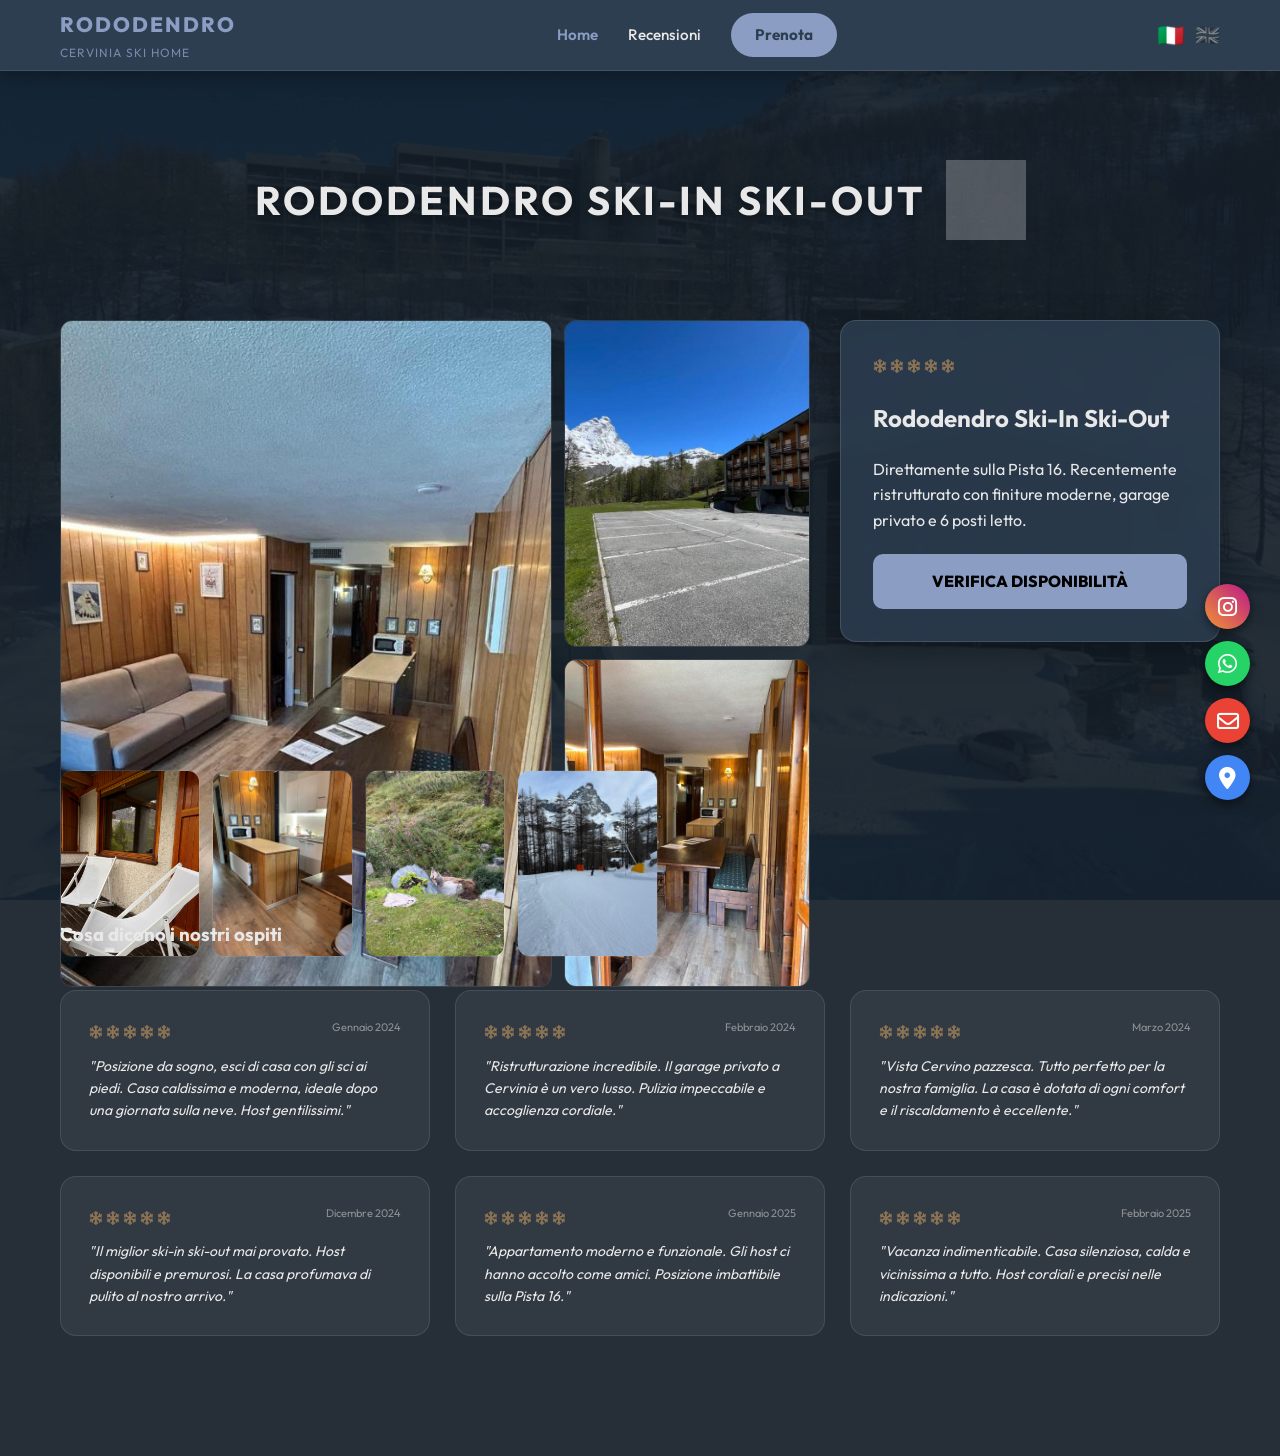
<file: index.html>
<!DOCTYPE html>
<html lang="it">
<head>
    <title>Rododendro Ski-In Ski-Out | Cervinia Appartamento Vacanze</title>
    <meta charset="UTF-8">
    <meta name="viewport" content="width=device-width, initial-scale=1">
    <meta name="description" content="Appartamento ski-in ski-out a Cervinia, direttamente sulla Pista 16. Recentemente ristrutturato con finiture moderne, garage privato e 6 posti letto. Prenota ora la tua vacanza sulle piste del Cervino.">
    <meta name="keywords" content="Cervinia, appartamento vacanze, ski-in ski-out, Pista 16, Cervino, affitto breve, garage privato">
    <meta property="og:title" content="Rododendro Ski-In Ski-Out | Cervinia">
    <meta property="og:description" content="Appartamento ski-in ski-out a Cervinia, direttamente sulla Pista 16. Garage privato e 6 posti letto.">
    <meta property="og:image" content="https://cervinia-ski-house.vercel.app/foto1.webp">
    <meta property="og:url" content="https://cervinia-ski-house.vercel.app">
    <meta property="og:type" content="website">
    <meta name="twitter:card" content="summary_large_image">
    <link rel="canonical" href="https://cervinia-ski-house.vercel.app">
    <link href="https://fonts.googleapis.com/css2?family=Outfit:wght@300;400;600;800&display=swap" rel="stylesheet">
    <link rel="stylesheet" href="https://cdnjs.cloudflare.com/ajax/libs/font-awesome/6.0.0/css/all.min.css">
    <link rel="stylesheet" href="style.css">
</head>
<body>

<nav class="main-nav">
    <div class="nav-container">
        <a href="index.html" class="nav-logo">
            <span class="nav-logo-main">RODODENDRO</span>
            <span class="nav-logo-sub">Cervinia Ski Home</span>
        </a>
        <div class="nav-menu">
            <a href="index.html" class="nav-link active">Home</a>
            <a href="#recensioni" class="nav-link">Recensioni</a>
            <a href="recap.html" class="nav-link nav-cta">Prenota</a>
        </div>
        <div class="nav-lang">
            <span id="lang-it" onclick="setLanguage('it')">🇮🇹</span>
            <span id="lang-en" onclick="setLanguage('en')">🇬🇧</span>
        </div>
    </div>
</nav>

<div class="social-stack">
    <a href="https://www.instagram.com/cervinia_ski_house/" class="social-link ig" target="_blank" rel="noopener noreferrer">
        <i class="fab fa-instagram"></i>
    </a>
    <a href="https://wa.me/393479612836" class="social-link wa" target="_blank" rel="noopener noreferrer">
        <i class="fab fa-whatsapp"></i>
    </a>
    <a href="mailto:airpulizie@gmail.com" class="social-link mail">
        <i class="far fa-envelope"></i>
    </a>
    <a href="https://www.google.com/maps/search/?api=1&query=Rododendro+Ski+In+Ski+Out+Cervinia" class="social-link maps" target="_blank" rel="noopener noreferrer">
        <i class="fas fa-map-marker-alt"></i>
    </a>
</div>

<div class="main-wrapper">
 

<!-- ... (Lingue e Social uguali) ... -->

<header class="site-header">
    <h1>RODODENDRO SKI-IN SKI-OUT</h1>
    <img src="sfondo_nero.webp" class="header-logo-inline">
</header>

<!-- ... (Resto della pagina uguale) ... -->
    
    
    <div class="container">
        <div class="booking-grid">
            <div class="visual-section">
                <div class="top-gallery">
                    <div class="main-img" onclick="openLightbox(0)"><img src="foto1.webp"></div>
                    <div class="side-imgs">
                        <img src="foto2.webp" onclick="openLightbox(1)">
                        <img src="foto3.webp" onclick="openLightbox(2)">
                    </div>
                </div>
                <div class="thumb-row">
                    <img src="foto4.webp" onclick="openLightbox(3)">
                    <img src="foto5.webp" onclick="openLightbox(4)">
                    <img src="foto6.webp" onclick="openLightbox(5)">
                    <img src="foto7.webp" onclick="openLightbox(6)">
                </div>
            </div>

            <aside class="material-card">
                <div style="margin-bottom:10px;">
                    <i class="fas fa-snowflake snowflake-gold"></i><i class="fas fa-snowflake snowflake-gold"></i><i class="fas fa-snowflake snowflake-gold"></i><i class="fas fa-snowflake snowflake-gold"></i><i class="fas fa-snowflake snowflake-gold"></i>
                </div>
                <h2>Rododendro Ski-In Ski-Out</h2>
                <p class="lang-txt" data-it="Direttamente sulla Pista 16. Recentemente ristrutturato con finiture moderne, garage privato e 6 posti letto." data-en="Directly on Slope 16. Recently renovated with modern finishes, private garage, and 6 beds.">Direttamente sulla Pista 16...</p>
                <a href="recap.html" style="display:block; background:var(--accent); color:black; text-align:center; padding:15px; border-radius:10px; font-weight:800; text-decoration:none; margin-top:20px;">VERIFICA DISPONIBILITÀ</a>
            </aside>
        </div>

        <section id="recensioni" style="margin-top: 50px;">
            <h3 class="lang-txt" data-it="Cosa dicono i nostri ospiti" data-en="Guest Reviews">Recensioni</h3>
            <div id="reviews-grid" class="reviews-container"></div>
        </section>
    </div>
</div>

<div id="lightbox" style="display:none;">
    <button class="lb-close" onclick="closeLightbox()">✕</button>
    <button class="lb-prev" onclick="prevPhoto()">❮</button>
    <img id="lbImg" onclick="closeLightbox()">
    <button class="lb-next" onclick="nextPhoto()">❯</button>
</div>

<script src="config.js"></script>
<script src="script.js"></script>
</body>
</html>
</file>
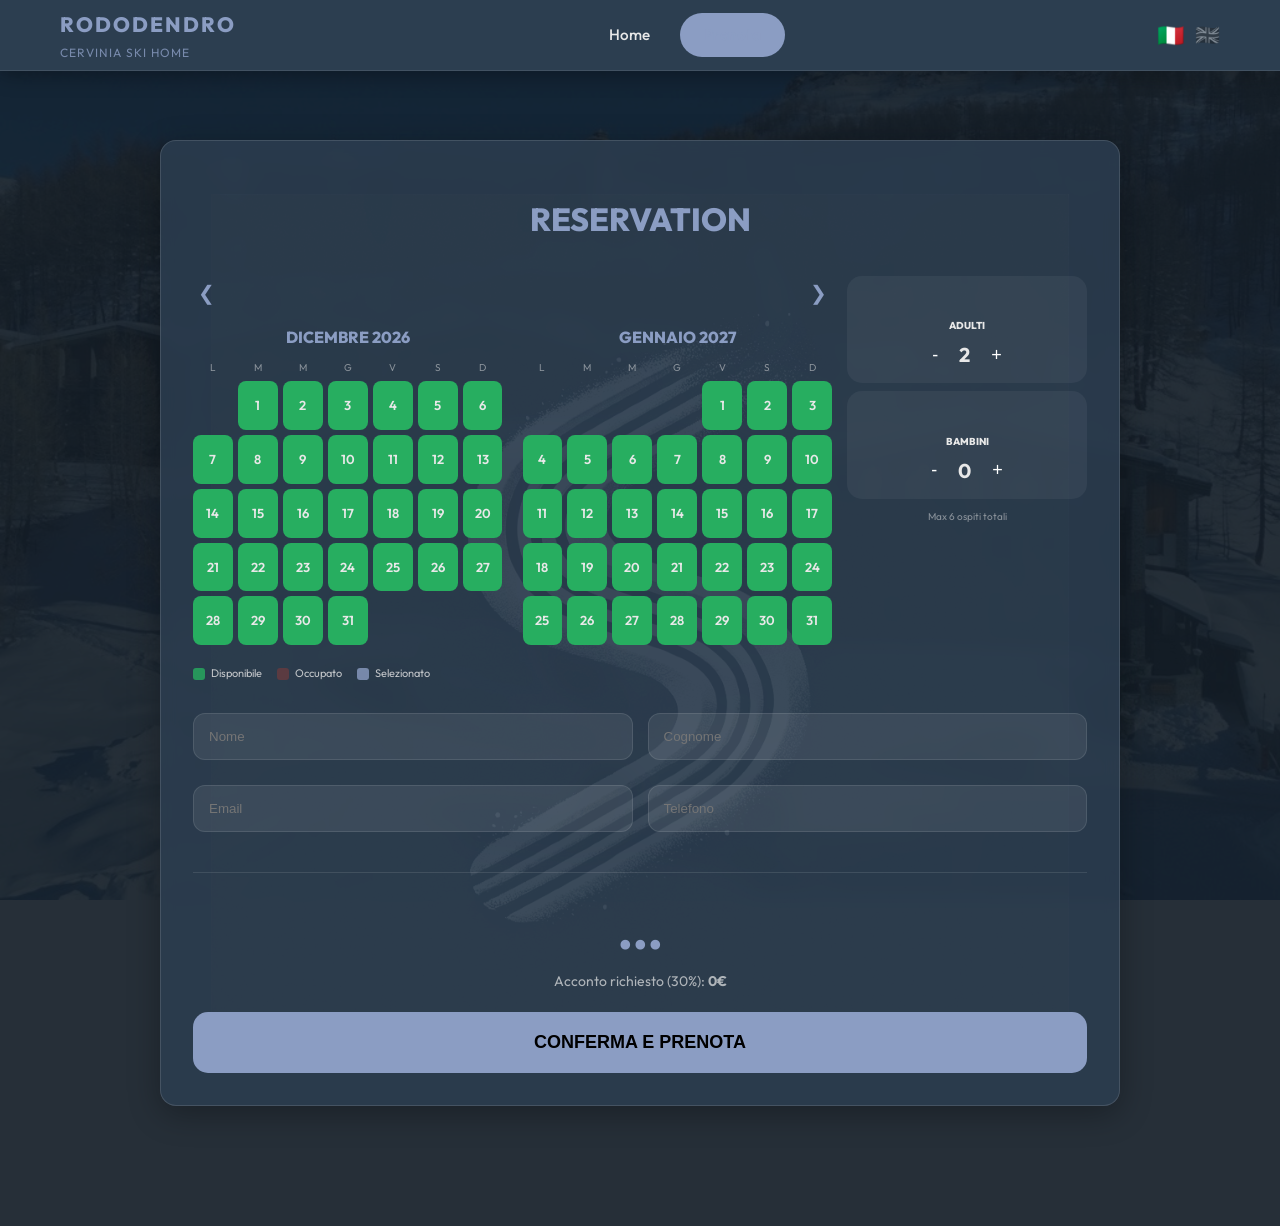
<file: recap.html>
<!DOCTYPE html>
<html lang="it">
<head>
    <title>Prenota - Rododendro Ski-In Ski-Out | Cervinia</title>
    <meta charset="UTF-8">
    <meta name="viewport" content="width=device-width, initial-scale=1">
    <meta name="description" content="Prenota il tuo soggiorno a Cervinia. Appartamento ski-in ski-out sulla Pista 16 con garage privato e 6 posti letto.">
    <meta name="keywords" content="Cervinia, prenotazione, ski-in ski-out, Pista 16, appartamento vacanze">
    <meta property="og:title" content="Prenota - Rododendro Ski-In Ski-Out">
    <meta property="og:description" content="Prenota il tuo soggiorno a Cervinia. Appartamento ski-in ski-out sulla Pista 16.">
    <meta property="og:image" content="https://cervinia-ski-house.vercel.app/foto1.webp">
    <meta property="og:url" content="https://cervinia-ski-house.vercel.app/recap.html">
    <meta property="og:type" content="website">
    <link rel="canonical" href="https://cervinia-ski-house.vercel.app/recap.html">
    <link href="https://fonts.googleapis.com/css2?family=Outfit:wght@400;800&display=swap" rel="stylesheet">
    <link rel="stylesheet" href="https://cdnjs.cloudflare.com/ajax/libs/font-awesome/6.0.0/css/all.min.css">
    <link rel="stylesheet" href="style.css">
</head>
<body>

<nav class="main-nav">
    <div class="nav-container">
        <a href="index.html" class="nav-logo">
            <span class="nav-logo-main">RODODENDRO</span>
            <span class="nav-logo-sub">Cervinia Ski Home</span>
        </a>
        <div class="nav-menu">
            <a href="index.html" class="nav-link">Home</a>
            <a href="recap.html" class="nav-link active nav-cta">Prenota</a>
        </div>
        <div class="nav-lang">
            <span id="lang-it" onclick="setLanguage('it')">🇮🇹</span>
            <span id="lang-en" onclick="setLanguage('en')">🇬🇧</span>
        </div>
    </div>
</nav>

<div class="main-wrapper">
    <div class="container" style="max-width:1000px;">
        
        <div class="material-card" style="margin-top: 30px;">
            <!-- LOGO IN FILIGRANA (Sfondo della box) -->
            <img src="sfondo_nero.webp" class="card-bg-logo">

            <h1 style="text-align:center; color:var(--accent); margin-bottom:30px; font-weight:800; position:relative; z-index:1;">RESERVATION</h1>
            
            <div class="recap-main-grid">
                <!-- SINISTRA: CALENDARIO -->
                <div class="cal-section">
                    <div style="display:flex; justify-content:space-between; align-items:center; margin-bottom:15px;">
                        <button onclick="shiftMonth(-1)" style="background:none; border:none; color:var(--accent); cursor:pointer; font-size:20px; padding:5px;">❮</button>
                        <button onclick="shiftMonth(1)" style="background:none; border:none; color:var(--accent); cursor:pointer; font-size:20px; padding:5px;">❯</button>
                    </div>
                    <!-- Il calendario viene iniettato qui dallo script -->
                    <div id="calendar-render" style="display:grid; grid-template-columns: 1fr 1fr; gap:20px;"></div>
                    
                    <!-- LEGENDA -->
                    <div style="margin-top:20px; display:flex; gap:15px; flex-wrap:wrap; font-size:11px; opacity:0.8;">
                        <div style="display:flex; align-items:center; gap:6px;">
                            <div style="width:12px; height:12px; background:#27ae60; border-radius:3px;"></div>
                            <span class="lang-txt" data-it="Disponibile" data-en="Available">Disponibile</span>
                        </div>
                        <div style="display:flex; align-items:center; gap:6px;">
                            <div style="width:12px; height:12px; background:#c0392b; border-radius:3px; opacity:0.4;"></div>
                            <span class="lang-txt" data-it="Occupato" data-en="Booked">Occupato</span>
                        </div>
                        <div style="display:flex; align-items:center; gap:6px;">
                            <div style="width:12px; height:12px; background:var(--accent); border-radius:3px;"></div>
                            <span class="lang-txt" data-it="Selezionato" data-en="Selected">Selezionato</span>
                        </div>
                    </div>
                </div>

                <!-- DESTRA: OSPITI -->
                <aside>
                    <div class="skier-ctrl">
                        <i class="fas fa-skier" style="color:var(--accent); font-size:24px;"></i>
                        <div style="font-size:10px; margin:5px 0; font-weight:800;">ADULTI</div>
                        <div style="display:flex; justify-content:center; align-items:center; gap:15px;">
                            <button onclick="setGuests('ad', -1)" style="background:none; border:none; color:white; cursor:pointer; font-size:18px;">-</button>
                            <b id="valAd" style="font-size:20px;">2</b>
                            <button onclick="setGuests('ad', 1)" style="background:none; border:none; color:white; cursor:pointer; font-size:18px;">+</button>
                        </div>
                    </div>
                    <div class="skier-ctrl">
                        <i class="fas fa-skier" style="color:var(--accent); font-size:18px;"></i>
                        <div style="font-size:10px; margin:5px 0; font-weight:800;">BAMBINI</div>
                        <div style="display:flex; justify-content:center; align-items:center; gap:15px;">
                            <button onclick="setGuests('ch', -1)" style="background:none; border:none; color:white; cursor:pointer; font-size:18px;">-</button>
                            <b id="valCh" style="font-size:20px;">0</b>
                            <button onclick="setGuests('ch', 1)" style="background:none; border:none; color:white; cursor:pointer; font-size:18px;">+</button>
                        </div>
                    </div>
                    <div style="font-size:10px; text-align:center; opacity:0.5; margin-top:10px;">Max 6 ospiti totali</div>
                </aside>
            </div>

            <!-- DATI OSPITE -->
            <div style="display:grid; grid-template-columns: 1fr 1fr; gap:15px; margin-top:30px; position:relative; z-index:1;">
                <input type="text" id="fName" class="input-f-recap" placeholder="Nome" required>
                <input type="text" id="fSurname" class="input-f-recap" placeholder="Cognome" required>
                <input type="email" id="fEmail" class="input-f-recap" placeholder="Email" required>
                <input type="tel" id="fPhone" class="input-f-recap" placeholder="Telefono" required>
            </div>

            <!-- PREZZO E TASTO INVIO -->
            <div style="text-align:center; margin-top:30px; border-top:1px solid rgba(255,255,255,0.1); padding-top:20px; position:relative; z-index:1;">
                <div id="oldPrice" style="text-decoration:line-through; opacity:0.4; font-size:18px;"></div>
                <div id="totalPrice" style="font-size:48px; color:var(--accent); font-weight:800;">...</div>
                <div style="font-size:14px; opacity:0.7;">Acconto richiesto (30%): <b id="depositTxt">0€</b></div>
                <button id="mainConfirmBtn" onclick="confirmBooking()" style="width:100%; background:var(--accent); color:black; border:none; padding:20px; border-radius:15px; font-weight:800; cursor:pointer; margin-top:20px; font-size:18px;">CONFERMA E PRENOTA</button>
            </div>
        </div>
    </div>
</div>

<!-- SCRIPTS -->
<script src="config.js"></script>
<script src="script.js"></script>
</body>
</html>
</file>
<file: style.css>
:root { 
    --accent: #8B9DC3; 
    --accent-dark: #5A6B8C; 
    --wood: #8B7355; 
    --slate: #2C3E50; 
    --snow: #E8E8E8; 
    --bg-card: rgba(44, 62, 80, 0.85); 
    --bg-overlay: rgba(20, 30, 40, 0.92); 
}

* { box-sizing: border-box; }

body { 
    font-family: 'Outfit', sans-serif; 
    margin: 0; 
    background: url("sfondo_rododendro.webp") no-repeat center center fixed; 
    background-size: cover; 
    color: var(--snow); 
    overflow-x: hidden; 
    line-height: 1.6;
}

.main-wrapper { 
    background-color: var(--bg-overlay); 
    min-height: 100vh; 
    padding-top: 90px;
    padding-bottom: 100px; 
    position: relative; 
}

.container { 
    max-width: 1200px; 
    margin: auto; 
    padding: 20px; 
}

/* --- NAVIGAZIONE --- */
.main-nav {
    position: fixed; top: 0; left: 0; right: 0;
    background: var(--slate);
    z-index: 3000;
    border-bottom: 1px solid rgba(255,255,255,0.1);
    box-shadow: 0 4px 20px rgba(0,0,0,0.3);
}

.nav-container {
    max-width: 1200px; margin: auto; padding: 0 20px;
    display: flex; align-items: center; justify-content: space-between;
    height: 70px;
}

.nav-logo {
    color: var(--accent); text-decoration: none; text-transform: uppercase;
    display: flex; flex-direction: column; align-items: flex-start;
}

.nav-logo-main {
    font-weight: 800; font-size: 1.3rem; letter-spacing: 2px;
}

.nav-logo-sub {
    font-weight: 400; font-size: 0.75rem; letter-spacing: 1px;
    opacity: 0.8; margin-top: 2px;
}

.nav-menu {
    display: flex; gap: 30px; align-items: center;
}

.nav-link {
    color: var(--snow); text-decoration: none;
    font-weight: 500; font-size: 0.95rem;
    transition: color 0.3s ease;
}

.nav-link:hover {
    color: var(--accent);
}

.nav-link.active {
    color: var(--accent); font-weight: 600;
}

.nav-cta {
    background: var(--accent); color: var(--slate);
    padding: 10px 24px; border-radius: 25px;
    font-weight: 700; transition: all 0.3s ease;
}

.nav-cta:hover {
    transform: translateY(-2px);
    box-shadow: 0 4px 12px rgba(139, 157, 195, 0.4);
}

.nav-lang {
    display: flex; gap: 12px;
}

.nav-lang span {
    cursor: pointer; font-size: 20px; opacity: 0.4;
    transition: 0.3s ease; filter: grayscale(100%);
}

.nav-lang span.active {
    opacity: 1; filter: grayscale(0%);
    transform: scale(1.1);
}

/* --- ELEMENTI FISSI (Social) --- */
.social-stack {
    position: fixed; bottom: 100px; right: 30px;
    display: flex; flex-direction: column; gap: 12px;
    z-index: 2000;
}

.social-link { 
    width: 45px; height: 45px; border-radius: 50%; 
    display: flex; align-items: center; justify-content: center; 
    color: white; font-size: 22px; text-decoration: none; 
    transition: 0.3s; box-shadow: 0 4px 10px rgba(0,0,0,0.5);
}

.social-link.ig { background: linear-gradient(45deg, #f09433 0%, #bc1888 100%); }
.social-link.wa { background: #25D366; }
.social-link.mail { background: #EA4335; }
.social-link.maps { background: #4285F4; }
.social-link:hover { transform: translateX(-5px); }

/* --- HEADER: TITOLO E LOGO CENTRATI --- */
.site-header { 
    padding: 70px 20px 40px; 
    display: flex; 
    flex-direction: row;     /* Mette titolo e logo sulla stessa riga */
    align-items: center;     /* Allineamento verticale perfetto */
    justify-content: center; /* Centratura orizzontale assoluta */
    gap: 20px;               /* Spazio tra testo e logo */
    width: 100%;             
    position: relative;
    text-align: center;
}

.site-header h1 { 
    margin: 0;
    font-weight: 700; 
    letter-spacing: 3px; 
    color: var(--snow);
    text-shadow: 0 2px 8px rgba(0,0,0,0.4);
    text-transform: uppercase;
    line-height: 1.1;
    font-size: clamp(1.5rem, 4vw, 2.5rem);
}

.header-logo-inline { 
    width: 80px;
    height: auto; 
    mix-blend-mode: screen;
    filter: brightness(0) invert(1) opacity(0.5); 
    opacity: 0.5;            
    pointer-events: none;
    transition: 0.3s ease-in-out;
}

/* Effetto al passaggio del mouse */
.site-header:hover .header-logo-inline {
    opacity: 0.7;
    filter: brightness(0) invert(1) opacity(0.7);
    transform: scale(1.05);
}

/* --- CARDS & FILIGRANA (OVERLAY) --- */
.material-card { 
    position: relative;
    background: var(--bg-card); 
    backdrop-filter: blur(8px); 
    border-radius: 16px; 
    border: 1px solid rgba(255,255,255,0.12); 
    padding: 32px; 
    overflow: hidden; 
    box-shadow: 0 8px 32px rgba(0,0,0,0.3);
}

.card-bg-logo {
    position: absolute;
    top: 50%; left: 50%;
    transform: translate(-50%, -50%);
    width: 100%; height: 100%;
    object-fit: contain; 
    opacity: 0.08; 
    z-index: 0;
    mix-blend-mode: screen; 
    pointer-events: none; 
    padding: 50px;
}

/* Assicura che il contenuto stia SOPRA il logo */
.material-card > *:not(.card-bg-logo) { 
    position: relative; 
    z-index: 1; 
}

/* --- LAYOUTS & GRIDS --- */
.booking-grid { 
    display: grid; grid-template-columns: 1fr 380px; gap: 30px; 
    margin-top: 20px; align-items: start; 
}

.top-gallery { display: grid; grid-template-columns: 2fr 1fr; gap: 12px; height: 450px; }
.main-img img, .side-imgs img, .thumb-row img { 
    width: 100%; height: 100%; object-fit: cover; 
    border-radius: 12px; cursor: pointer; border: 1px solid rgba(255,255,255,0.1); 
}

.side-imgs { display: grid; grid-template-rows: 1fr 1fr; gap: 12px; }
.thumb-row { display: grid; grid-template-columns: repeat(5, 1fr); gap: 12px; height: 100px; }

.recap-main-grid { display: grid; grid-template-columns: 1fr 240px; gap: 15px; margin-top: 15px; }

.skier-ctrl { 
    background: rgba(255,255,255,0.05); padding: 12px; border-radius: 15px; 
    text-align: center; margin-bottom: 8px; 
}

.input-f-recap { 
    width: 100%; background: rgba(255,255,255,0.08); border: 1px solid rgba(255,255,255,0.1); 
    padding: 15px; border-radius: 12px; color: white; margin-bottom: 10px;
}

/* --- CALENDARIO --- */
.cal-grid { display: grid; grid-template-columns: repeat(7, 1fr); gap: 5px; }
.cal-day { 
    padding: 14px 0; text-align: center; border-radius: 8px; 
    cursor: pointer; background: #27ae60; font-weight: 600; 
    font-size: 13px; color: var(--snow); 
    transition: all 0.2s ease;
}
.cal-day:hover:not(.booked) {
    background: #2ecc71;
    transform: scale(1.05);
}
.cal-day.booked { background: #c0392b; opacity: 0.4; cursor: not-allowed; text-decoration: line-through; }
.cal-day.selected { background: var(--accent) !important; color: var(--slate); font-weight: 700; }
.cal-day.range { background: rgba(139, 157, 195, 0.35); }

/* --- RECENSIONI --- */
.reviews-container { display: grid; grid-template-columns: repeat(auto-fill, minmax(320px, 1fr)); gap: 25px; margin-top: 40px; }
.rev-card { background: rgba(255,255,255,0.05); padding: 28px; border-radius: 16px; border: 1px solid rgba(255,255,255,0.1); transition: all 0.3s ease; }
.rev-card:hover {
    background: rgba(255,255,255,0.08);
    transform: translateY(-4px);
    box-shadow: 0 8px 24px rgba(0,0,0,0.3);
}
.snowflake-gold { color: var(--wood); font-size: 14px; margin-right: 3px; }

/* --- LIGHTBOX --- */
#lightbox { display: none; position: fixed; inset: 0; background: rgba(20, 30, 40, 0.98); z-index: 10000; align-items: center; justify-content: center; backdrop-filter: blur(4px); }
#lbImg { max-width: 85%; max-height: 85%; border-radius: 5px; cursor: pointer; }

.lb-close, .lb-prev, .lb-next {
    position: absolute;
    background: rgba(255,255,255,0.1);
    border: 1px solid rgba(255,255,255,0.2);
    color: white;
    width: 50px;
    height: 50px;
    border-radius: 50%;
    font-size: 24px;
    cursor: pointer;
    display: flex;
    align-items: center;
    justify-content: center;
    transition: all 0.3s ease;
    z-index: 10001;
}

.lb-close:hover, .lb-prev:hover, .lb-next:hover {
    background: var(--accent);
    color: var(--slate);
    transform: scale(1.1);
}

.lb-close { top: 20px; right: 20px; }
.lb-prev { left: 20px; top: 50%; transform: translateY(-50%); }
.lb-prev:hover { transform: translateY(-50%) scale(1.1); }
.lb-next { right: 20px; top: 50%; transform: translateY(-50%); }
.lb-next:hover { transform: translateY(-50%) scale(1.1); }

@media (max-width: 1000px) { 
    .booking-grid { grid-template-columns: 1fr; } 
    .top-gallery { height: 300px; } 
    .btn-back-side { display: none; }
    .material-card { padding: 24px; }
    .nav-menu { gap: 20px; }
    .nav-link { font-size: 0.85rem; }
}

@media (max-width: 768px) {
    .nav-container { padding: 0 15px; height: 60px; }
    .nav-logo { font-size: 1.1rem; }
    .nav-menu { gap: 15px; }
    .nav-cta { padding: 8px 18px; font-size: 0.85rem; }
    .nav-lang span { font-size: 18px; }
}

@media (max-width: 600px) {
    .site-header h1 { font-size: 1.3rem; letter-spacing: 2px; }
    .header-logo-inline { width: 60px; }
    .top-gallery { height: 250px; }
    .thumb-row { height: 80px; }
    .recap-main-grid { grid-template-columns: 1fr; }
    .social-stack { bottom: 80px; right: 15px; }
    .social-link { width: 40px; height: 40px; font-size: 18px; }
    .nav-menu { display: none; }
    .nav-logo { font-size: 1rem; }
}
</file>
